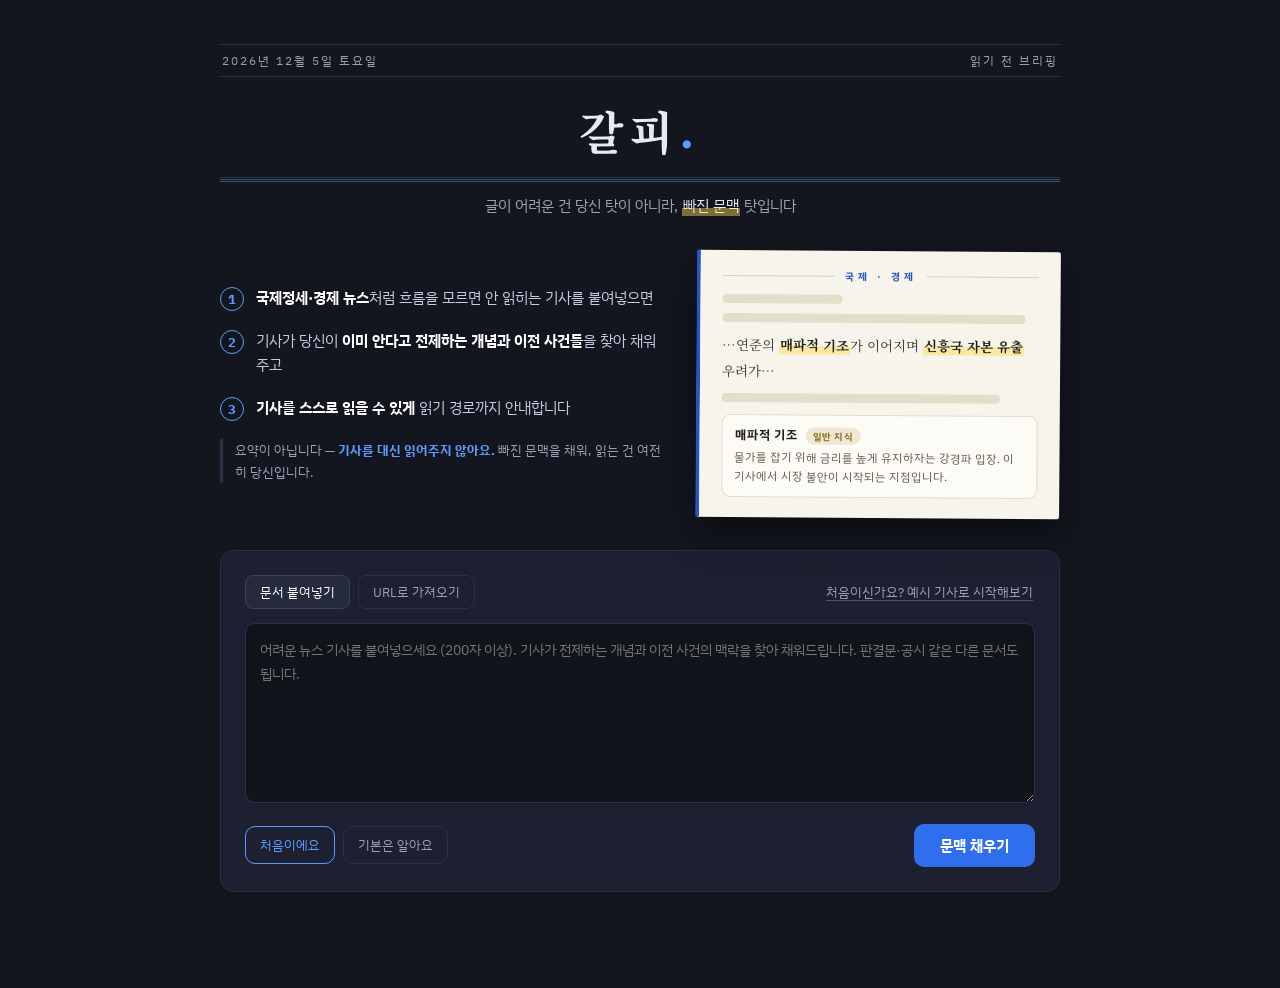
<file: app/static/index.html>
<!DOCTYPE html>
<html lang="ko">
<head>
<meta charset="UTF-8">
<meta name="viewport" content="width=device-width, initial-scale=1.0">
<title>갈피 — 읽기 전 배경지식 브리핑</title>
<link rel="icon" href="data:image/svg+xml,%3Csvg xmlns='http://www.w3.org/2000/svg' viewBox='0 0 100 100'%3E%3Crect width='100' height='100' rx='20' fill='%2314161f'/%3E%3Ctext x='50' y='70' font-size='56' text-anchor='middle' fill='%235b9dff' font-family='serif' font-weight='700'%3E갈%3C/text%3E%3C/svg%3E">
<link rel="preconnect" href="https://fonts.googleapis.com">
<link href="https://fonts.googleapis.com/css2?family=Noto+Serif+KR:wght@400;600;700&family=IBM+Plex+Sans+KR:wght@400;500;700&display=swap" rel="stylesheet">
<style>
  :root {
    --night: #14161f;
    --night-soft: #1d2030;
    --paper: #f7f4ec;
    --ink: #23201a;
    --dim: #9aa0b5;
    --line: #2c3044;
    --marker: #ffd94a;
    --marker-ink: #4a3d00;
    --marker-soft: rgba(255, 217, 74, .45);
    /* 프레스 블루 — 브랜드·구조 요소용. 형광펜(--marker)은 텍스트 하이라이트 전용으로 유지 */
    --press: #5b9dff;        /* 다크 배경 위 */
    --press-ink: #2456c4;    /* 종이 위 잉크 */
    --press-btn: #2f6fed;    /* 버튼 배경 */
  }
  * { margin: 0; padding: 0; box-sizing: border-box; }
  body { background: var(--night); color: #e8eaf2; font-family: 'IBM Plex Sans KR', sans-serif; min-height: 100vh; }
  .wrap { max-width: 880px; margin: 0 auto; padding: 44px 20px 96px; }

  /* ── 헤더: 신문 제호(마스트헤드) ────────────────── */
  header { margin-bottom: 34px; }
  .mast-top { display: flex; justify-content: space-between; gap: 12px; font-size: 11.5px; letter-spacing: 2px; color: var(--dim); border-top: 1px solid var(--line); border-bottom: 1px solid var(--line); padding: 7px 2px; }
  .brand { font-family: 'Noto Serif KR', serif; font-size: 46px; font-weight: 700; letter-spacing: 6px; text-align: center; margin: 20px 0 14px; }
  .brand .dot { color: var(--press); }
  .brand-rule { border: none; border-top: 1px solid var(--line); border-bottom: 3px double #35507e; height: 5px; margin: 0 0 12px; }
  .tagline { color: var(--dim); font-size: 14.5px; line-height: 1.6; text-align: center; }
  .tagline mark { background: linear-gradient(transparent 62%, var(--marker-soft) 62%); color: #e8eaf2; padding: 0 1px; }

  .hero { display: flex; gap: 32px; align-items: stretch; margin-bottom: 32px; }
  .hero-what { flex: 1 1 55%; display: flex; flex-direction: column; justify-content: center; gap: 18px; }
  .hero-step { display: flex; gap: 12px; align-items: flex-start; }
  .hero-step .n { flex-shrink: 0; width: 24px; height: 24px; border-radius: 50%; border: 1.5px solid var(--press); color: var(--press); font-size: 12.5px; font-weight: 700; display: flex; align-items: center; justify-content: center; margin-top: 1px; }
  .hero-step p { font-size: 14.5px; line-height: 1.7; color: #c6cbe0; }
  .hero-step b { color: #fff; font-weight: 700; }
  .hero-not { font-size: 13px; color: var(--dim); line-height: 1.7; border-left: 3px solid var(--line); padding-left: 12px; }
  .hero-not b { color: var(--press); }

  /* 미니 데모: 신문 스크랩 — 기사 속 용어에 형광펜 → 개념 카드가 달리는 모습 */
  .hero-demo { flex: 1 1 45%; min-width: 0; display: flex; align-items: center; }
  .demo-paper { background: var(--paper); color: var(--ink); border-radius: 2px; border-left: 4px solid var(--press-ink); padding: 18px 22px 20px; width: 100%; box-shadow: 0 16px 40px rgba(0,0,0,.45); transform: rotate(.4deg); }
  .demo-mast { display: flex; align-items: center; gap: 10px; font-size: 10px; font-weight: 700; letter-spacing: 4px; color: var(--press-ink); margin-bottom: 12px; }
  .demo-mast::before, .demo-mast::after { content: ""; flex: 1; border-top: 1px solid #d9d2bd; }
  .demo-line { height: 9px; border-radius: 4px; background: #e3ddca; margin-bottom: 10px; }
  .demo-sent { font-family: 'Noto Serif KR', serif; font-size: 13.5px; line-height: 1.9; margin-bottom: 10px; color: #3a352c; }
  .demo-sent mark { background: linear-gradient(transparent 55%, var(--marker-soft) 55%); font-weight: 700; color: var(--ink); padding: 0 1px; }
  .demo-card { border: 1px solid #e4ddc9; background: #fdfbf5; border-radius: 9px; padding: 10px 12px; margin-top: 12px; }
  .demo-card .row { display: flex; align-items: baseline; gap: 8px; margin-bottom: 4px; }
  .demo-card .term { font-weight: 700; font-size: 12.5px; }
  .demo-card .badge-gen { font-size: 9.5px; font-weight: 700; padding: 1.5px 7px; border-radius: 20px; background: #eee7d5; color: #8a6d1f; letter-spacing: .5px; }
  .demo-card p { font-size: 11.5px; line-height: 1.65; color: #5c5446; }

  /* ── 입력 패널 ─────────────────────────────────── */
  .panel { background: var(--night-soft); border: 1px solid var(--line); border-radius: 14px; padding: 24px; }
  .panel-top { display: flex; align-items: center; gap: 8px; margin-bottom: 14px; }
  .tabs { display: flex; gap: 8px; }
  .tab { background: none; border: 1px solid var(--line); color: var(--dim); padding: 7px 14px; border-radius: 8px; font-size: 13px; cursor: pointer; font-family: inherit; }
  .tab.active { background: #262a3d; color: #fff; border-color: #3a3f5c; }
  .sample-btn { margin-left: auto; background: none; border: none; color: var(--dim); font-size: 12.5px; cursor: pointer; font-family: inherit; text-decoration: underline; text-underline-offset: 3px; text-decoration-color: #4a517a; padding: 4px 2px; }
  .sample-btn:hover { color: var(--press); text-decoration-color: var(--press); }
  textarea, input[type="url"] { width: 100%; background: #12141c; border: 1px solid var(--line); border-radius: 10px; color: #e8eaf2; padding: 14px; font-size: 14px; line-height: 1.7; font-family: inherit; }
  textarea { min-height: 180px; resize: vertical; }
  textarea:focus, input:focus { outline: 2px solid #3f66c4; outline-offset: 1px; }

  .controls { display: flex; align-items: center; gap: 14px; margin-top: 16px; flex-wrap: wrap; }
  .style-pick { display: flex; gap: 8px; }
  .style-btn { background: none; border: 1px solid var(--line); color: var(--dim); padding: 9px 14px; border-radius: 10px; font-size: 13px; cursor: pointer; font-family: inherit; transition: border-color .15s, color .15s; }
  .style-btn.active { border-color: var(--press); color: var(--press); }
  .go { margin-left: auto; background: var(--press-btn); color: #fff; border: none; font-weight: 700; font-size: 15px; padding: 11px 26px; border-radius: 10px; cursor: pointer; font-family: inherit; }
  .go:hover { filter: brightness(1.06); }
  .go:disabled { opacity: .45; cursor: wait; }

  /* ── 진행 표시 ─────────────────────────────────── */
  .progress { display: none; margin-top: 22px; border-top: 1px dashed var(--line); padding-top: 18px; }
  .progress.show { display: block; }
  .progress-head { display: flex; align-items: baseline; gap: 8px; font-size: 13px; color: var(--dim); margin-bottom: 12px; }
  .progress-head .elapsed { color: var(--press); font-weight: 700; font-variant-numeric: tabular-nums; }
  .stage { display: flex; align-items: center; gap: 10px; padding: 7px 10px; border-radius: 8px; font-size: 14px; color: var(--dim); }
  .stage .lamp { width: 8px; height: 8px; border-radius: 50%; background: var(--line); flex-shrink: 0; }
  .stage.on { background: rgba(91, 157, 255, .08); color: #bcd3ff; }
  .stage.on .lamp { background: var(--press); animation: pulse 1.2s infinite; }
  .stage.done { color: #8b93ad; }
  .stage.done .lamp { background: #5fc98e; animation: none; }
  .stage.done::after { content: "완료"; margin-left: auto; font-size: 11px; color: #5fc98e; letter-spacing: 1px; }
  @keyframes pulse { 50% { opacity: .35; } }

  /* ── 결과: 종이 카드 = 신문 1면 ────────────────── */
  .result { display: none; margin-top: 36px; }
  .result.show { display: block; }
  .paper-card { background: var(--paper); background-image: repeating-linear-gradient(0deg, rgba(35,32,26,.015) 0 2px, transparent 2px 4px); color: var(--ink); border-radius: 2px; padding: 40px 52px 52px; box-shadow: 0 24px 60px rgba(0,0,0,.5); border-left: 6px solid var(--press-ink); }
  .card-masthead { display: flex; justify-content: space-between; align-items: baseline; gap: 12px; font-size: 11.5px; font-weight: 700; letter-spacing: 3px; color: #6b6250; padding-bottom: 9px; border-bottom: 3px double #55503f; margin-bottom: 20px; }
  .card-masthead .paper-name { font-family: 'Noto Serif KR', serif; font-size: 13px; letter-spacing: 5px; color: #23201a; }
  .paper-card h2 { font-family: 'Noto Serif KR', serif; font-size: 28px; font-weight: 700; line-height: 1.42; letter-spacing: -0.3px; }
  .byline { display: flex; flex-wrap: wrap; gap: 6px 14px; font-size: 12px; letter-spacing: 1px; color: #6b6250; border-top: 1px solid #d9d2bd; border-bottom: 1px solid #d9d2bd; padding: 7px 2px; margin-top: 16px; }
  .byline b { color: #4a3d00; }
  .section-label { display: flex; align-items: center; gap: 8px; font-size: 12px; font-weight: 700; letter-spacing: 3px; color: #45507a; margin: 40px 0 16px; border-top: 2px solid #2a3050; padding-top: 10px; }
  .section-label::after { content: ""; flex: 1; border-top: 1px solid #d9d2bd; }
  .section-label::before { content: ""; width: 14px; height: 8px; border-radius: 1px; background: rgba(36, 86, 196, .3); }
  .section-label:first-of-type { margin-top: 30px; }
  .briefing { font-family: 'Noto Serif KR', serif; font-size: 16px; line-height: 1.95; }
  .briefing p { margin-bottom: 1.2em; }
  .briefing p:first-child::first-letter { font-size: 46px; line-height: .95; font-weight: 700; float: left; margin: 7px 9px 0 0; }

  #r-concepts { display: grid; grid-template-columns: 1fr 1fr; gap: 14px; }
  .concept { border: 1px solid #d5cdb6; background: #fbf8f0; border-radius: 3px; padding: 18px 20px; margin-bottom: 0; }
  #r-background .concept { margin-bottom: 14px; }
  .concept .term-row { display: flex; align-items: baseline; gap: 10px; flex-wrap: wrap; margin-bottom: 8px; }
  .concept .term { font-family: 'Noto Serif KR', serif; font-weight: 700; font-size: 16px; background: linear-gradient(transparent 62%, var(--marker-soft) 62%); padding: 0 2px; }
  .concept .ktype { font-size: 10.5px; font-weight: 700; padding: 2.5px 9px; border-radius: 20px; letter-spacing: .5px; }
  .ktype.doc { background: #e7efe3; color: #3d6b45; }
  .ktype.gen { background: #eee7d5; color: #8a6d1f; }
  .concept .expl { font-size: 14.5px; line-height: 1.85; color: #33302a; }
  .concept .why { font-size: 13px; line-height: 1.75; color: #6b6250; margin-top: 10px; padding-top: 10px; border-top: 1px dashed #e0d8c2; }
  .concept .why b { color: #4a3d00; }

  .path-item { display: flex; gap: 14px; margin-bottom: 16px; }
  .path-num { flex-shrink: 0; width: 26px; height: 26px; border-radius: 50%; background: var(--press-ink); color: #fff; font-weight: 700; font-size: 13px; display: flex; align-items: center; justify-content: center; }
  .path-body { font-size: 14px; line-height: 1.8; padding-top: 2px; }
  .path-body .step { font-weight: 700; }
  .path-body .notice { color: #5c5446; }

  .takeaway { margin-top: 38px; padding: 20px 22px; background: linear-gradient(transparent 8%, rgba(255,217,74,.38) 8%, rgba(255,217,74,.38) 92%, transparent 92%); font-family: 'Noto Serif KR', serif; font-size: 15.5px; line-height: 1.9; }
  .takeaway .label { display: block; font-family: 'IBM Plex Sans KR', sans-serif; font-size: 12px; font-weight: 700; letter-spacing: 2px; margin-bottom: 8px; color: #7a6410; }

  /* ── 파이프라인 랩 ─────────────────────────────── */
  .lab { margin-top: 28px; }
  .lab-title { font-size: 13px; color: var(--dim); letter-spacing: 1.5px; margin-bottom: 12px; }
  details { background: var(--night-soft); border: 1px solid var(--line); border-radius: 10px; margin-bottom: 10px; }
  summary { cursor: pointer; padding: 13px 18px; font-size: 14px; color: #c6cbe0; list-style: none; display: flex; align-items: center; gap: 10px; }
  summary::before { content: "▸"; color: var(--dim); font-size: 12px; }
  details[open] summary::before { content: "▾"; }
  .detail-body { padding: 0 18px 16px; font-size: 13px; }
  pre { background: #12141c; border-radius: 8px; padding: 14px; overflow-x: auto; color: #b9c0d8; line-height: 1.6; font-size: 12.5px; white-space: pre-wrap; word-break: break-all; }
  .verdict { display: flex; gap: 8px; padding: 7px 0; border-bottom: 1px solid var(--line); font-size: 13px; }
  .verdict:last-child { border-bottom: none; }
  .badge { flex-shrink: 0; font-size: 11px; font-weight: 700; padding: 2px 8px; border-radius: 20px; height: fit-content; }
  .badge.ok { background: #1e3a2c; color: #5fc98e; }
  .badge.gen { background: #3a331e; color: #d9b64a; }
  .badge.bad { background: #3a1e1e; color: #e07070; }
  .repaired-note { font-size: 12.5px; color: #d9b64a; margin: 8px 0 0; }

  .error { display: none; margin-top: 20px; padding: 14px 18px; background: #2c1a1e; border: 1px solid #5c2e36; border-radius: 10px; color: #f0a5b0; font-size: 14px; line-height: 1.6; }
  .error.show { display: block; }
  .disclaimer { margin-top: 18px; font-size: 12px; color: #6b7189; line-height: 1.6; }

  /* ── 모바일 ────────────────────────────────────── */
  @media (max-width: 720px) {
    .wrap { padding: 22px 14px 72px; }
    .brand { font-size: 34px; letter-spacing: 4px; margin: 14px 0 10px; }
    .mast-top { font-size: 10.5px; letter-spacing: 1px; }
    .tagline { font-size: 13.5px; }
    .hero { flex-direction: column; gap: 20px; margin-bottom: 24px; }
    .hero-demo { display: none; }
    .panel { padding: 18px 14px; }
    .panel-top { flex-wrap: wrap; }
    .sample-btn { margin-left: 0; width: 100%; text-align: left; }
    .controls { gap: 10px; }
    .style-pick { width: 100%; }
    .style-btn { flex: 1; }
    .go { width: 100%; margin-left: 0; }
    .paper-card { padding: 24px 18px 36px; }
    .paper-card h2 { font-size: 21px; }
    .card-masthead { letter-spacing: 1.5px; }
    .briefing { font-size: 15px; line-height: 1.9; }
    .briefing p:first-child::first-letter { font-size: 38px; }
    #r-concepts { grid-template-columns: 1fr; }
    .concept { padding: 15px 14px; }
    .concept .expl { font-size: 14px; }
    .takeaway { padding: 16px; font-size: 14.5px; }
    .stage { font-size: 13px; }
  }
  @media (prefers-reduced-motion: reduce) { .stage.on .lamp { animation: none; } }
</style>
</head>
<body>
<div class="wrap">
  <header>
    <div class="mast-top"><span id="today"></span><span>읽기 전 브리핑</span></div>
    <div class="brand">갈피<span class="dot">.</span></div>
    <hr class="brand-rule">
    <p class="tagline">글이 어려운 건 당신 탓이 아니라, <mark>빠진 문맥</mark> 탓입니다</p>
  </header>

  <section class="hero">
    <div class="hero-what">
      <div class="hero-step"><span class="n">1</span><p><b>국제정세·경제 뉴스</b>처럼 흐름을 모르면 안 읽히는 기사를 붙여넣으면</p></div>
      <div class="hero-step"><span class="n">2</span><p>기사가 당신이 <b>이미 안다고 전제하는 개념과 이전 사건들</b>을 찾아 채워주고</p></div>
      <div class="hero-step"><span class="n">3</span><p><b>기사를 스스로 읽을 수 있게</b> 읽기 경로까지 안내합니다</p></div>
      <p class="hero-not">요약이 아닙니다 — <b>기사를 대신 읽어주지 않아요.</b> 빠진 문맥을 채워, 읽는 건 여전히 당신입니다.</p>
    </div>
    <div class="hero-demo" aria-hidden="true">
      <div class="demo-paper">
        <div class="demo-mast">국제 · 경제</div>
        <div class="demo-line" style="width:38%"></div>
        <div class="demo-line" style="width:96%"></div>
        <p class="demo-sent">…연준의 <mark>매파적 기조</mark>가 이어지며 <mark>신흥국 자본 유출</mark> 우려가…</p>
        <div class="demo-line" style="width:88%"></div>
        <div class="demo-card">
          <div class="row"><span class="term">매파적 기조</span><span class="badge-gen">일반 지식</span></div>
          <p>물가를 잡기 위해 금리를 높게 유지하자는 강경파 입장. 이 기사에서 시장 불안이 시작되는 지점입니다.</p>
        </div>
      </div>
    </div>
  </section>

  <section class="panel">
    <div class="panel-top">
      <div class="tabs">
        <button class="tab active" id="tab-text" onclick="switchTab('text')">문서 붙여넣기</button>
        <button class="tab" id="tab-url" onclick="switchTab('url')">URL로 가져오기</button>
      </div>
      <button class="sample-btn" onclick="fillSample()">처음이신가요? 예시 기사로 시작해보기</button>
    </div>

    <div id="input-text">
      <textarea id="doc-text" placeholder="어려운 뉴스 기사를 붙여넣으세요 (200자 이상). 기사가 전제하는 개념과 이전 사건의 맥락을 찾아 채워드립니다. 판결문·공시 같은 다른 문서도 됩니다."></textarea>
    </div>
    <div id="input-url" style="display:none">
      <input type="url" id="doc-url" placeholder="https:// 문서 주소 (일부 사이트는 자동 추출이 안 될 수 있어요 — 그땐 붙여넣기로)">
    </div>

    <div class="controls">
      <div class="style-pick" role="group" aria-label="독자 수준">
        <button class="style-btn active" id="level-beginner" onclick="pickLevel('beginner')">처음이에요</button>
        <button class="style-btn" id="level-intermediate" onclick="pickLevel('intermediate')">기본은 알아요</button>
      </div>
      <button class="go" id="go" onclick="transform()">문맥 채우기</button>
    </div>

    <div class="progress" id="progress">
      <div class="progress-head">문맥을 채우는 중 · <span class="elapsed" id="elapsed">0초</span> 경과 · 보통 1~2분 걸려요 — 그동안 커피 한 모금 ☕</div>
      <div class="stage" id="st-1"><span class="lamp"></span>문서를 분석하는 중 — 이 글이 전제하는 지식을 찾습니다</div>
      <div class="stage" id="st-2"><span class="lamp"></span>문맥을 채우는 중 — 개념과 배경을 이 글 기준으로 설명합니다</div>
      <div class="stage" id="st-3"><span class="lamp"></span>브리핑을 쓰는 중 — 원문을 읽을 준비를 만듭니다</div>
      <div class="stage" id="st-4"><span class="lamp"></span>검증하는 중 — 문서와 모순이 없는지 확인합니다</div>
      <div class="stage" id="st-5" style="display:none"><span class="lamp"></span>검증에서 문제 발견 — 자동 수정 후 다시 검증합니다</div>
    </div>

    <div class="error" id="error"></div>
  </section>

  <section class="result" id="result">
    <article class="paper-card">
      <div class="card-masthead">
        <span class="paper-name">갈피<span style="color:var(--press-ink)">.</span></span>
        <span id="r-date"></span>
      </div>
      <h2 id="r-headline"></h2>
      <div class="byline"><span>독자 수준 <b id="r-level-tag"></b></span><span>기사를 읽기 전, 5분 브리핑</span></div>

      <p class="section-label">읽기 전 브리핑</p>
      <div class="briefing" id="r-briefing"></div>

      <p class="section-label">이 글이 당신이 안다고 전제하는 것들</p>
      <div id="r-concepts"></div>

      <p class="section-label" id="bg-label">이 글이 답해주지 않는 배경</p>
      <div id="r-background"></div>

      <p class="section-label">이제 원문을 이렇게 읽으세요</p>
      <div id="r-path"></div>

      <div class="takeaway">
        <span class="label">이 글이 중요한 이유</span>
        <span id="r-takeaway"></span>
      </div>
    </article>

    <div class="lab">
      <p class="lab-title">파이프라인 들여다보기 — 단계별 산출물</p>
      <details>
        <summary>검증 리포트 — 브리핑 속 주장 vs 원문</summary>
        <div class="detail-body">
          <p class="repaired-note" id="r-repaired" style="display:none">⚠ 1차 생성에서 문제가 발견되어 자동 수정을 거친 결과입니다.</p>
          <div id="r-claims"></div>
        </div>
      </details>
      <details>
        <summary>① 문서 분석 결과 (전제된 지식 목록)</summary>
        <div class="detail-body"><pre id="r-analysis"></pre></div>
      </details>
    </div>

    <p class="disclaimer">
      개념 카드의 <b>일반 지식</b> 표시는 원문 밖의 통상적 설명임을 뜻합니다. 이 사건의 구체적 사실은 원문 기준이며,
      브리핑은 원문 독해를 돕기 위한 것으로 법률·투자 자문이 아닙니다. 원문은 저장되지 않습니다.
    </p>
  </section>
</div>

<script>
let mode = 'text';
let level = 'beginner';
let elapsedTimer = null;

// 신문 제호의 날짜줄 — 헤더와 결과 카드 문패에 오늘 날짜를 채운다
const TODAY = new Date().toLocaleDateString('ko-KR', { year: 'numeric', month: 'long', day: 'numeric', weekday: 'long' });
document.addEventListener('DOMContentLoaded', () => {
  document.getElementById('today').textContent = TODAY;
  document.getElementById('r-date').textContent = TODAY;
});

// 파이프라인 단계 → 진행 램프. repair(st-5)는 검증에서 문제가 발견될 때만 나타난다.
const STAGE_LAMP = { analyze: 'st-1', contextualize: 'st-2', compose: 'st-3', verify: 'st-4', repair: 'st-5' };

// 예시 문서: 학습용으로 구성한 가상의 경제 기사 (실제 보도 아님, 실명 인용 없음)
const SAMPLE_DOC = `한국은행 금융통화위원회가 15일 기준금리를 연 3.50%로 동결했다. 다섯 차례 연속 동결이다. 한은 총재는 기자간담회에서 "물가 상승률이 목표 수준으로 수렴한다는 확신이 설 때까지 긴축 기조를 이어가겠다"며, 금통위원 한 명이 3.75%로의 인상 가능성을 열어둬야 한다는 소수의견을 냈다고 밝혔다.

이번 결정의 배경에는 다섯 달 연속 둔화한 근원물가가 있다. 다만 가계부채가 다시 늘어나는 점, 미 연방준비제도(Fed)가 추가 긴축 가능성을 시사한 점은 부담 요인이다. 한미 기준금리 차가 역대 최대 수준인 2%포인트까지 벌어진 상황에서, 외국인 자금 유출과 환율 불안을 우려하는 목소리도 나온다.

시장의 관심은 이제 인하 전환 시점으로 옮겨가고 있다. 채권시장에서는 연내 인하 기대가 반영되기 시작했지만, 한은은 "시장이 앞서가고 있다"며 선을 그었다. 발표 직후 원/달러 환율은 소폭 하락했고, 국고채 3년물 금리는 보합권에서 움직였다. 전문가들은 부동산 프로젝트파이낸싱(PF) 부실과 가계부채 관리가 향후 통화정책의 최대 변수가 될 것으로 보고 있다.`;

function fillSample() {
  switchTab('text');
  document.getElementById('doc-text').value = SAMPLE_DOC;
  document.getElementById('doc-text').scrollTop = 0;
}

function switchTab(m) {
  mode = m;
  document.getElementById('tab-text').classList.toggle('active', m === 'text');
  document.getElementById('tab-url').classList.toggle('active', m === 'url');
  document.getElementById('input-text').style.display = m === 'text' ? '' : 'none';
  document.getElementById('input-url').style.display = m === 'url' ? '' : 'none';
}

function pickLevel(l) {
  level = l;
  document.getElementById('level-beginner').classList.toggle('active', l === 'beginner');
  document.getElementById('level-intermediate').classList.toggle('active', l === 'intermediate');
}

function resetStages() {
  Object.values(STAGE_LAMP).forEach(id => document.getElementById(id).className = 'stage');
  document.getElementById('st-5').style.display = 'none';
}

function onStageEvent(stage, status) {
  const id = STAGE_LAMP[stage];
  if (!id) return;
  const el = document.getElementById(id);
  if (stage === 'repair') el.style.display = '';
  el.className = status === 'start' ? 'stage on' : 'stage done';
}

function startElapsed() {
  const el = document.getElementById('elapsed');
  el.textContent = '0초';
  const startedAt = Date.now();
  elapsedTimer = setInterval(() => {
    const s = Math.floor((Date.now() - startedAt) / 1000);
    el.textContent = s < 60 ? `${s}초` : `${Math.floor(s / 60)}분 ${s % 60}초`;
  }, 1000);
}

function stopElapsed() {
  clearInterval(elapsedTimer);
  elapsedTimer = null;
}

// SSE 스트림(fetch 응답 본문)을 파싱해 stage 이벤트를 중계하고 최종 result를 돌려준다
async function readSSE(res, onStage) {
  const reader = res.body.getReader();
  const decoder = new TextDecoder();
  let buf = '';
  let result = null;
  while (true) {
    const { done, value } = await reader.read();
    if (done) break;
    buf += decoder.decode(value, { stream: true });
    let idx;
    while ((idx = buf.indexOf('\n\n')) !== -1) {
      const chunk = buf.slice(0, idx);
      buf = buf.slice(idx + 2);
      let event = 'message', data = '';
      for (const line of chunk.split('\n')) {
        if (line.startsWith('event: ')) event = line.slice(7).trim();
        else if (line.startsWith('data: ')) data += line.slice(6);
      }
      if (!data) continue;
      const payload = JSON.parse(data);
      if (event === 'stage') onStage(payload.stage, payload.status);
      else if (event === 'result') result = payload;
      else if (event === 'error') throw new Error(payload.detail || '분석에 실패했습니다.');
    }
  }
  if (!result) throw new Error('서버 응답이 중단되었습니다. 다시 시도해주세요.');
  return result;
}

async function transform() {
  const body = { level };
  if (mode === 'text') {
    body.text = document.getElementById('doc-text').value;
    if (!body.text || body.text.trim().length < 200) return showError('문서 본문을 200자 이상 붙여넣어주세요.');
  } else {
    body.url = document.getElementById('doc-url').value;
    if (!body.url) return showError('문서 URL을 입력해주세요.');
  }

  const go = document.getElementById('go');
  go.disabled = true;
  document.getElementById('error').className = 'error';
  document.getElementById('result').className = 'result';
  document.getElementById('progress').className = 'progress show';
  resetStages();
  startElapsed();

  try {
    const res = await fetch('/api/transform/stream', {
      method: 'POST',
      headers: { 'Content-Type': 'application/json' },
      body: JSON.stringify(body),
    });
    if (!res.ok) {
      const data = await res.json().catch(() => ({}));
      throw new Error(data.detail || '분석에 실패했습니다.');
    }
    const data = await readSSE(res, onStageEvent);
    render(data);
  } catch (e) {
    showError(e.message);
  } finally {
    go.disabled = false;
    stopElapsed();
    resetStages();
    document.getElementById('progress').className = 'progress';
  }
}

function render(d) {
  document.getElementById('r-headline').textContent = d.headline;
  document.getElementById('r-level-tag').textContent = d.level === 'intermediate' ? '중급' : '입문';

  const briefEl = document.getElementById('r-briefing');
  briefEl.innerHTML = '';
  (d.before_reading || '').split(/\n\n+/).forEach(par => {
    const p = document.createElement('p');
    p.textContent = par.trim();
    if (p.textContent) briefEl.appendChild(p);
  });

  const conceptsEl = document.getElementById('r-concepts');
  conceptsEl.innerHTML = '';
  (d.concepts || []).forEach(c => {
    const card = document.createElement('div');
    card.className = 'concept';
    const isDoc = c.knowledge_type === '문서내용';
    card.innerHTML = `
      <div class="term-row">
        <span class="term"></span>
        <span class="ktype ${isDoc ? 'doc' : 'gen'}">${isDoc ? '이 글에서' : '일반 지식'}</span>
      </div>
      <div class="expl"></div>
      <div class="why"><b>이 글에서 중요한 이유</b> · <span></span></div>`;
    card.querySelector('.term').textContent = c.term;
    card.querySelector('.expl').textContent = c.explanation;
    card.querySelector('.why span').textContent = c.why_it_matters_here;
    conceptsEl.appendChild(card);
  });

  const bgEl = document.getElementById('r-background');
  bgEl.innerHTML = '';
  const bgs = d.background || [];
  document.getElementById('bg-label').style.display = bgs.length ? '' : 'none';
  bgs.forEach(b => {
    const card = document.createElement('div');
    card.className = 'concept';
    const isDoc = b.knowledge_type === '문서내용';
    card.innerHTML = `
      <div class="term-row">
        <span class="term"></span>
        <span class="ktype ${isDoc ? 'doc' : 'gen'}">${isDoc ? '이 글에서' : '일반 지식'}</span>
      </div>
      <div class="expl"></div>`;
    card.querySelector('.term').textContent = b.question;
    card.querySelector('.expl').textContent = b.answer;
    bgEl.appendChild(card);
  });

  const pathEl = document.getElementById('r-path');
  pathEl.innerHTML = '';
  (d.reading_path || []).forEach((p, i) => {
    const row = document.createElement('div');
    row.className = 'path-item';
    row.innerHTML = `<div class="path-num">${i + 1}</div>
      <div class="path-body"><span class="step"></span> — <span class="notice"></span></div>`;
    row.querySelector('.step').textContent = p.step;
    row.querySelector('.notice').textContent = p.what_to_notice;
    pathEl.appendChild(row);
  });

  document.getElementById('r-takeaway').textContent = d.takeaway;
  document.getElementById('r-repaired').style.display = d.repaired ? '' : 'none';

  const claimsEl = document.getElementById('r-claims');
  claimsEl.innerHTML = '';
  ((d.verification || {}).claims || []).forEach(c => {
    const row = document.createElement('div');
    row.className = 'verdict';
    const cls = c.verdict === '문서근거' ? 'ok' : (c.verdict === '일반지식' ? 'gen' : 'bad');
    const badge = document.createElement('span');
    badge.className = 'badge ' + cls;
    badge.textContent = c.verdict;
    const text = document.createElement('span');
    text.textContent = c.claim + (c.note ? '  ·  ' + c.note : '');
    row.appendChild(badge);
    row.appendChild(text);
    claimsEl.appendChild(row);
  });

  document.getElementById('r-analysis').textContent = JSON.stringify(d.analysis, null, 2);

  document.getElementById('result').className = 'result show';
  document.getElementById('result').scrollIntoView({ behavior: 'smooth' });
}

function showError(msg) {
  const el = document.getElementById('error');
  el.textContent = msg;
  el.className = 'error show';
}
</script>
</body>
</html>
</file>
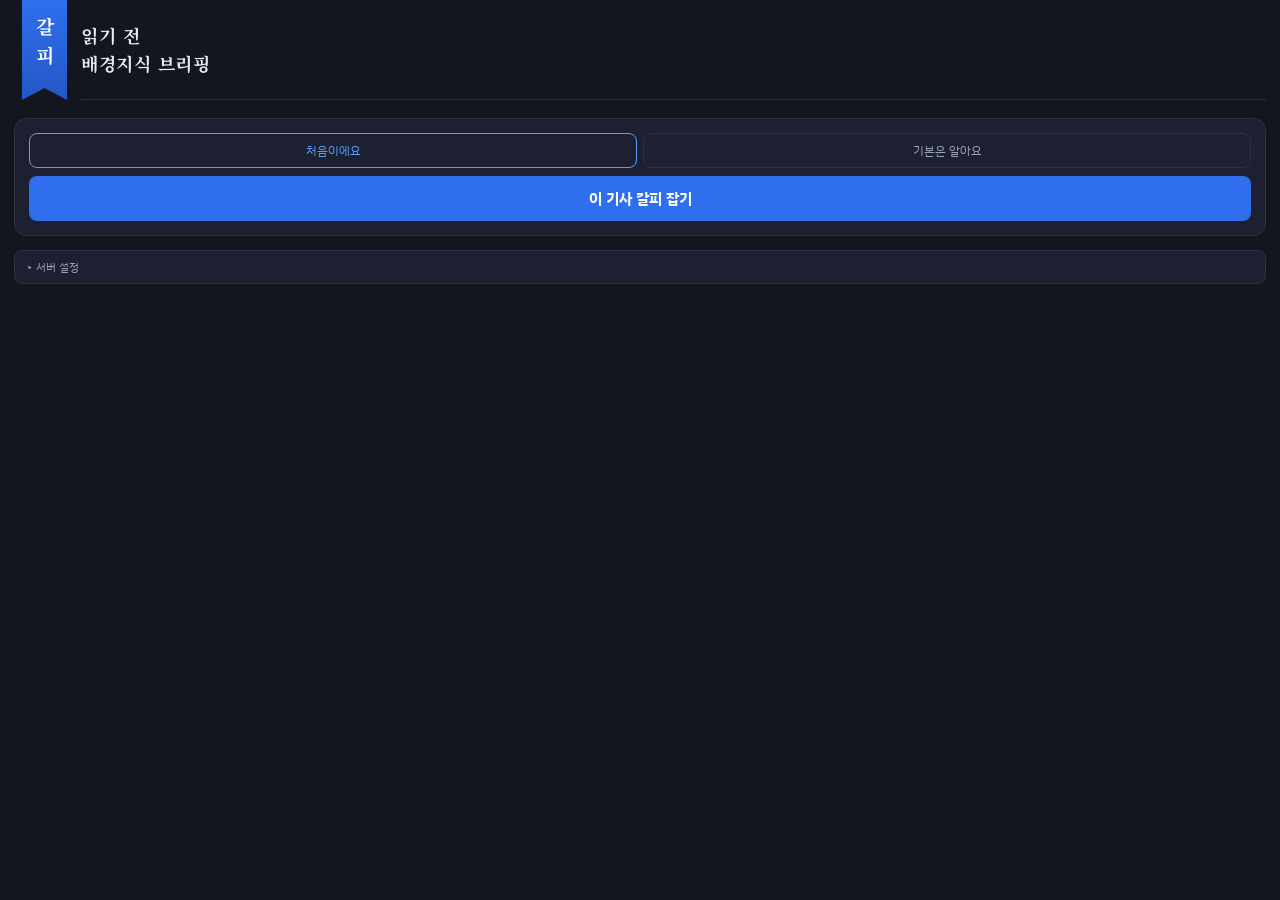
<file: extension/sidepanel.html>
<!DOCTYPE html>
<html lang="ko">
<head>
<meta charset="UTF-8">
<title>갈피 — 읽기 전 배경지식 브리핑</title>
<link rel="preconnect" href="https://fonts.googleapis.com">
<link href="https://fonts.googleapis.com/css2?family=Noto+Serif+KR:wght@400;600;700&family=IBM+Plex+Sans+KR:wght@400;500;700&display=swap" rel="stylesheet">
<link rel="stylesheet" href="sidepanel.css">
</head>
<body>
<header>
  <div class="ribbon" aria-hidden="true">갈피</div>
  <div class="head-lines">
    <div class="head-title">읽기 전<br>배경지식 브리핑</div>
  </div>
</header>

<section class="run-box">
  <div class="level-pick" role="group" aria-label="독자 수준">
    <button class="level-btn active" id="level-beginner">처음이에요</button>
    <button class="level-btn" id="level-intermediate">기본은 알아요</button>
  </div>
  <button class="go" id="go">이 기사 갈피 잡기</button>

  <div class="progress" id="progress">
    <div class="progress-head">문맥을 채우는 중 · <span class="elapsed" id="elapsed">0초</span> · 보통 1~2분</div>
    <div class="stage" id="st-analyze"><span class="lamp"></span>① 전제하는 지식 찾기</div>
    <div class="stage" id="st-contextualize"><span class="lamp"></span>② 개념·이전 사건 채우기</div>
    <div class="stage" id="st-compose"><span class="lamp"></span>③ 브리핑 쓰기</div>
    <div class="stage" id="st-verify"><span class="lamp"></span>④ 원문과 대조 검증</div>
    <div class="stage" id="st-repair" style="display:none"><span class="lamp"></span>③′ 문제 발견 — 자동 수정</div>
  </div>

  <div class="error" id="error"></div>
</section>

<section class="result" id="result">
  <button class="reader-btn" id="open-reader" style="display:none">이 기사, 광고 없이 읽기 ⧉</button>
  <article class="paper">
    <h2 id="r-headline"></h2>
    <div class="byline"><span>독자 수준 <b id="r-level-tag"></b></span></div>

    <p class="section-label">읽기 전 브리핑</p>
    <div class="briefing" id="r-briefing"></div>

    <p class="section-label">전제하는 것들 <span class="label-hint">카드를 누르면 본문에서 찾아갑니다</span></p>
    <div id="r-concepts"></div>

    <p class="section-label" id="bg-label">답해주지 않는 배경</p>
    <div id="r-background"></div>

    <p class="section-label">이렇게 읽으세요</p>
    <div id="r-path"></div>

    <div class="takeaway"><span class="label">이 글이 중요한 이유</span><span id="r-takeaway"></span></div>
  </article>
  <p class="disclaimer">
    <b>일반 지식</b> 표시는 기사 밖의 통상적 설명입니다. 이 사건의 사실은 기사 기준이며,
    법률·투자 자문이 아닙니다. 기사 본문은 저장되지 않습니다.
  </p>
</section>

<details class="settings">
  <summary>서버 설정</summary>
  <div class="settings-body">
    <input type="url" id="server-url" placeholder="http://localhost:8000">
    <p>갈피 로컬 서버 주소. <code>uvicorn app.main:app</code>이 켜져 있어야 합니다.</p>
  </div>
</details>

<script src="sidepanel.js"></script>
</body>
</html>
</file>
<file: extension/sidepanel.css>
/* 갈피 사이드패널.
   시그니처: 패널 위에서 드리워지는 파란 책갈피 리본 — '갈피'라는 이름의 물리적 은유.
   나머지는 절제: 다크 + 종이 + 프레스 블루 + 형광펜(텍스트 하이라이트 전용)의 브랜드 토큰 유지. */
:root {
  --night: #14161f;
  --night-soft: #1d2030;
  --paper: #f7f4ec;
  --ink: #23201a;
  --dim: #9aa0b5;
  --line: #2c3044;
  --marker: #ffd94a;
  --marker-soft: rgba(255, 217, 74, .45);
  --press: #5b9dff;
  --press-ink: #2456c4;
  --press-btn: #2f6fed;
}
* { margin: 0; padding: 0; box-sizing: border-box; }
body { background: var(--night); color: #e8eaf2; font-family: 'IBM Plex Sans KR', 'Apple SD Gothic Neo', sans-serif; padding: 0 14px 40px; font-size: 14px; }
button:focus-visible, input:focus-visible, summary:focus-visible { outline: 2px solid var(--press); outline-offset: 2px; }

/* ── 헤더: 책갈피 리본 ─────────────────────────── */
header { display: flex; gap: 14px; align-items: stretch; margin-bottom: 18px; }
.ribbon {
  flex-shrink: 0;
  writing-mode: vertical-rl;
  font-family: 'Noto Serif KR', serif;
  font-size: 19px; font-weight: 700; letter-spacing: 10px;
  color: #fff; background: linear-gradient(180deg, var(--press-btn), var(--press-ink));
  padding: 16px 9px 26px;
  margin-left: 8px;
  clip-path: polygon(0 0, 100% 0, 100% 100%, 50% calc(100% - 12px), 0 100%);
  box-shadow: 0 6px 18px rgba(36, 86, 196, .35);
  text-align: center;
}
.head-lines { flex: 1; display: flex; align-items: center; border-bottom: 1px solid var(--line); }
.head-title { font-family: 'Noto Serif KR', serif; font-size: 18px; font-weight: 700; letter-spacing: .5px; line-height: 1.55; }

/* ── 실행 영역 ─────────────────────────────────── */
.run-box { background: var(--night-soft); border: 1px solid var(--line); border-radius: 12px; padding: 14px; }
.level-pick { display: flex; gap: 6px; margin-bottom: 8px; }
.level-btn { flex: 1; background: none; border: 1px solid var(--line); color: var(--dim); padding: 8px 0; border-radius: 8px; font-size: 12px; cursor: pointer; font-family: inherit; transition: border-color .15s, color .15s; }
.level-btn.active { border-color: var(--press); color: var(--press); }
.go { width: 100%; background: var(--press-btn); color: #fff; border: none; font-weight: 700; font-size: 14.5px; padding: 12px 0; border-radius: 8px; cursor: pointer; font-family: inherit; }
.go:hover { filter: brightness(1.08); }
.go:disabled { opacity: .45; cursor: wait; }

.progress { display: none; margin-top: 12px; border-top: 1px dashed var(--line); padding-top: 10px; }
.progress.show { display: block; }
.progress-head { font-size: 11px; color: var(--dim); margin-bottom: 8px; }
.progress-head .elapsed { color: var(--press); font-weight: 700; font-variant-numeric: tabular-nums; }
.stage { display: flex; align-items: center; gap: 8px; padding: 5px 8px; border-radius: 6px; font-size: 12px; color: var(--dim); }
.stage .lamp { width: 7px; height: 7px; border-radius: 50%; background: var(--line); flex-shrink: 0; }
.stage.on { background: rgba(91, 157, 255, .08); color: #bcd3ff; }
.stage.on .lamp { background: var(--press); animation: pulse 1.2s infinite; }
.stage.done { color: #8b93ad; }
.stage.done .lamp { background: #5fc98e; animation: none; }
@keyframes pulse { 50% { opacity: .35; } }
@media (prefers-reduced-motion: reduce) { .stage.on .lamp { animation: none; } }

.error { display: none; margin-top: 10px; padding: 10px 12px; background: #2c1a1e; border: 1px solid #5c2e36; border-radius: 8px; color: #f0a5b0; font-size: 12.5px; line-height: 1.6; }
.error.show { display: block; }

/* ── 결과: 종이에 꽂힌 갈피 ────────────────────── */
.result { display: none; margin-top: 18px; }
.result.show { display: block; }
.reader-btn { display: block; width: 100%; margin-bottom: 10px; background: none; border: 1px solid var(--press); color: var(--press); font-weight: 700; font-size: 13px; padding: 10px 0; border-radius: 8px; cursor: pointer; font-family: inherit; transition: background .15s; }
.reader-btn:hover { background: rgba(91, 157, 255, .1); }
.paper { position: relative; background: var(--paper); background-image: repeating-linear-gradient(0deg, rgba(35,32,26,.015) 0 2px, transparent 2px 4px); color: var(--ink); border-radius: 2px; padding: 22px 16px 24px; box-shadow: 0 12px 30px rgba(0,0,0,.45); }
.paper::before {
  /* 종이에 꽂힌 작은 갈피 리본 — 헤더 리본과 호응 */
  content: ""; position: absolute; top: -6px; right: 18px; width: 20px; height: 46px;
  background: linear-gradient(180deg, var(--press-btn), var(--press-ink));
  clip-path: polygon(0 0, 100% 0, 100% 100%, 50% calc(100% - 9px), 0 100%);
  box-shadow: 0 4px 10px rgba(36, 86, 196, .3);
}
.paper h2 { font-family: 'Noto Serif KR', serif; font-size: 18.5px; font-weight: 700; line-height: 1.45; padding-right: 34px; }
.byline { font-size: 10.5px; letter-spacing: .5px; color: #6b6250; border-top: 1px solid #d9d2bd; border-bottom: 1px solid #d9d2bd; padding: 6px 2px; margin-top: 12px; }
.byline b { color: var(--press-ink); }

.section-label { display: flex; align-items: center; gap: 6px; font-size: 10.5px; font-weight: 700; letter-spacing: 2px; color: #45507a; margin: 24px 0 11px; border-top: 2px solid #2a3050; padding-top: 8px; }
.section-label::before { content: ""; width: 11px; height: 6px; border-radius: 1px; background: rgba(36, 86, 196, .3); }
.label-hint { font-weight: 400; letter-spacing: 0; color: #8a8470; margin-left: auto; }

.briefing { font-family: 'Noto Serif KR', serif; font-size: 13.5px; line-height: 1.9; }
.briefing p { margin-bottom: 1em; }
.briefing p:first-child::first-letter { font-size: 34px; line-height: .95; font-weight: 700; float: left; margin: 5px 7px 0 0; }

.concept { border: 1px solid #d5cdb6; background: #fbf8f0; border-radius: 3px; padding: 12px 13px; margin-bottom: 9px; }
.concept.clickable { cursor: pointer; transition: border-color .15s, box-shadow .15s; }
.concept.clickable:hover { border-color: var(--press-ink); box-shadow: 0 2px 8px rgba(36, 86, 196, .15); }
.concept .term-row { display: flex; align-items: baseline; gap: 7px; flex-wrap: wrap; margin-bottom: 6px; }
.concept .term { font-family: 'Noto Serif KR', serif; font-weight: 700; font-size: 13.5px; background: linear-gradient(transparent 62%, var(--marker-soft) 62%); padding: 0 1px; }
.concept .ktype { font-size: 9px; font-weight: 700; padding: 2px 7px; border-radius: 20px; letter-spacing: .3px; }
.ktype.doc { background: #e7efe3; color: #3d6b45; }
.ktype.gen { background: #eee7d5; color: #8a6d1f; }
.concept .expl { font-size: 12px; line-height: 1.75; color: #33302a; }
.concept .why { font-size: 11px; line-height: 1.65; color: #6b6250; margin-top: 7px; padding-top: 7px; border-top: 1px dashed #e0d8c2; }
.concept .why b { color: #4a3d00; }
.concept .find { display: inline-block; font-size: 10.5px; font-weight: 700; color: #fff; background: var(--press-ink); border-radius: 20px; padding: 3px 11px; margin-top: 9px; }
.concept.clickable:hover .find { background: var(--press-btn); }

.path-item { display: flex; gap: 9px; margin-bottom: 10px; }
.path-num { flex-shrink: 0; width: 20px; height: 20px; border-radius: 50%; background: var(--press-ink); color: #fff; font-weight: 700; font-size: 10.5px; display: flex; align-items: center; justify-content: center; }
.path-body { font-size: 12px; line-height: 1.7; padding-top: 1px; }
.path-body .step { font-weight: 700; }
.path-body .notice { color: #5c5446; }

.takeaway { display: block; margin-top: 22px; padding: 13px; background: linear-gradient(transparent 8%, rgba(255,217,74,.38) 8%, rgba(255,217,74,.38) 92%, transparent 92%); font-family: 'Noto Serif KR', serif; font-size: 12.5px; line-height: 1.85; }
.takeaway .label { display: block; font-family: 'IBM Plex Sans KR', sans-serif; font-size: 10px; font-weight: 700; letter-spacing: 1.5px; margin-bottom: 6px; color: #7a6410; }

.disclaimer { margin-top: 10px; font-size: 10px; color: #6b7189; line-height: 1.6; }

/* ── 설정 ──────────────────────────────────────── */
.settings { margin-top: 14px; background: var(--night-soft); border: 1px solid var(--line); border-radius: 8px; }
.settings summary { cursor: pointer; padding: 8px 12px; font-size: 11px; color: var(--dim); list-style: none; }
.settings summary::before { content: "▸ "; }
.settings[open] summary::before { content: "▾ "; }
.settings-body { padding: 0 12px 10px; }
.settings-body input { width: 100%; background: #12141c; border: 1px solid var(--line); border-radius: 6px; color: #e8eaf2; padding: 7px 9px; font-size: 12px; font-family: inherit; }
.settings-body input:focus { outline: 2px solid #3f66c4; }
.settings-body p { font-size: 10.5px; color: var(--dim); margin-top: 6px; line-height: 1.5; }
.settings-body code { color: #bcd3ff; }
</file>
